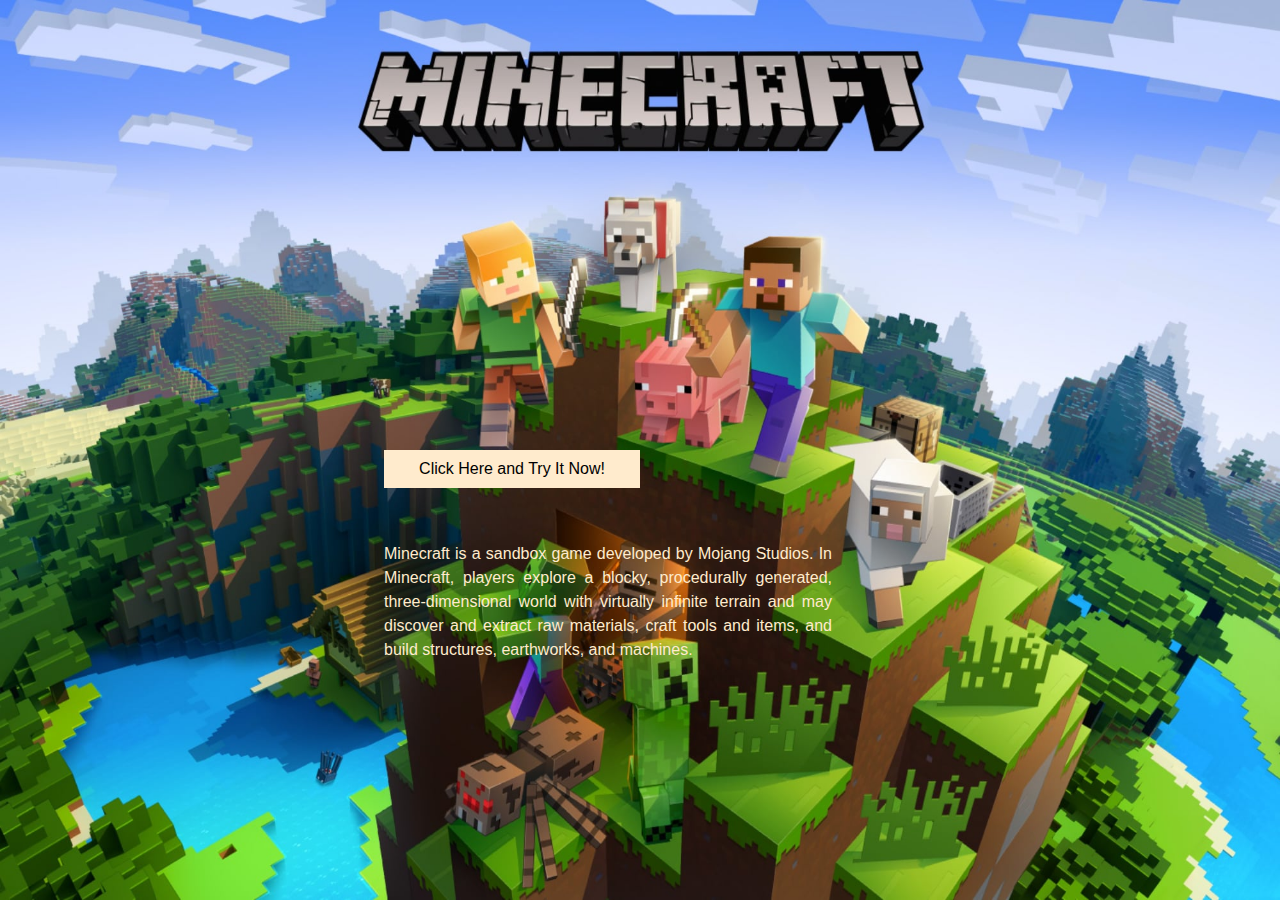
<file: index.html>
<!DOCTYPE html>
<html lang="en">
<head>
    <meta charset="UTF-8">
    <meta http-equiv="X-UA-Compatible" content="IE=edge">
    <meta name="viewport" content="width=device-width, initial-scale=1.0">
    <link rel="stylesheet" href="styleWelcome.css">
    <link href="https://fonts.cdnfonts.com/css/minecraft-4" rel="stylesheet">
    <title>Welcome to MINECRAFT</title>
    
</head>
<body>
<img src="assets/pictures/minecraft-page-2-image.jpg" alt="mincraft_picture">
<a class="cube" id = 'start' href="page2.html">Click Here and Try It Now!</a>
<p class="cube">
    Minecraft is a sandbox game developed by Mojang Studios. In Minecraft, players explore a blocky, procedurally generated, three-dimensional world with virtually infinite terrain
    and may discover and extract raw materials, craft tools and items, and build structures, earthworks, and machines.
</p>
</body>
</html>
</file>
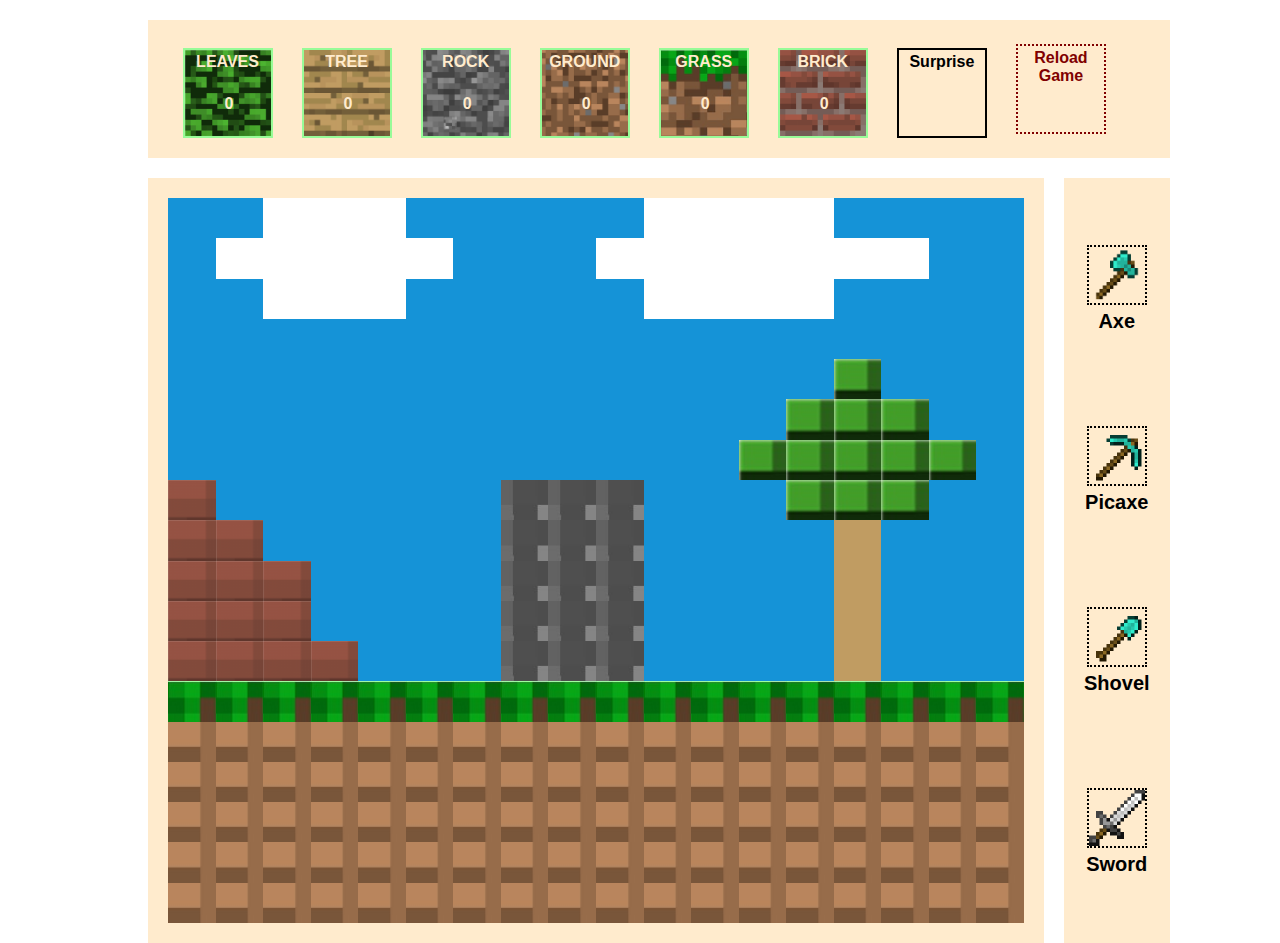
<file: page2.html>
<!DOCTYPE html>
<html lang="en">
<head>
    <meta charset="UTF-8">
    <meta http-equiv="X-UA-Compatible" content="IE=edge">
    <meta name="viewport" content="width=device-width, initial-scale=1.0">
    <title>Play The Game!</title>
    <script src="game.js" defer></script>
    <link rel="stylesheet" href="Game.css">
</head>
<body>
    <div></div>
    <main>
        <div class="mainContainer">
            <!-- The upper Menu -->
            <div class="sub__container upper__menu__row">
                <div>
                    <button class="btn__upper__menu " id="btn__leaves">
                        <p class="button__text">LEAVES</p>
                        <p class="button__number" id="number_leaves">0</p>
                    </button>
                </div>
                <div>
                    <button class="btn__upper__menu" id="btn__tree">
                        <p class="button__text">TREE</p>
                        <p class="button__number" id="number_tree">0</p>
                    </button>
                </div>
                <div>
                    <button class="btn__upper__menu" id="btn__rock">
                        <p class="button__text">ROCK</p>
                        <p class="button__number" id="number_rock">0</p>
                    </button>
                </div>
                <div>
                    <button class="btn__upper__menu" id="btn__ground">
                        <p class="button__text">GROUND</p>
                        <p class="button__number" id="number_ground">0</p>
                    </button>
                </div>
                <div>
                    <button class="btn__upper__menu" id="btn__grass">
                        <p class="button__text">GRASS</p>
                        <p class="button__number" id="number_grass">0</p>
                    </button>
                </div>
                <div>
                    <button class="btn__upper__menu" id="btn__brick">
                        <p class="button__text">BRICK</p>
                        <p class="button__number" id="number_brick">0</p>
                    </button>
                </div>
                <div>
                    <button class="btn__surprise">
                        <p class="button__text__surprise">Surprise</p>
                        
                    </button>
                </div>
                <div>
                    <button class="btn__reload">
                        <p class="button__text__reload">Reload Game</p>
                    </button>
                </div>

                <div>
                    <!-- <button class="btn__surprise">
                        <p class="button__text__surprise">Surprise</p>
                    </button>
                </div>
                <div>
                    <button class="btn__reload">
                        <p class="button__text__reload">Reload Game</p>
                    </button> -->
                </div>
               

                <!-- <div class="box1">18</div> -->
            </div>
            <!-- The Central Menu  -->
            <div class="sub__container central_container">


            </div>

            <!-- The Right Menu -->
            <div class="sub__container right__menu__container">
                <div>
                    <button class="btn__right__menu" id="btn__axe"></button>
                    <p class="button__right__menu__text">Axe</p>
                </div>
                <div>
                    <button class="btn__right__menu" id="btn__picaxe"></button>
                    <p class="button__right__menu__text">Picaxe</p>
                </div>
                <div>
                    <button class="btn__right__menu" id="btn__shovel"></button>
                    <p class="button__right__menu__text">Shovel</p>
                </div>
                <div>
                    <button class="btn__right__menu" id="btn__sword"></button>
                    <p class="button__right__menu__text">Sword</p>
                </div>

            </div>
        </div>

        <!--the Earth ingredients -->
        <!-- <div class="earth_ingredients">
        <div><img src="assets/pictures/big/brick.jpeg" alt="brick" class="brick"></div>
        <div><img src="assets/pictures/big/grassWithGround.jpeg" alt="grass" class="grass"></div>
        <div><img src="assets/pictures/big/ground.jpeg" alt="ground" class="ground"></div>
        <div><img src="assets/pictures/big/Red-Brick-Block-300x300.png" alt="rock" class="rock"></div>
        <div><img src="assets/pictures/big/treeBrown.jpeg" alt="tree" class="tree"></div>
        <div><img src="assets/pictures/big/treeGreen.jpeg" alt="leaves" class="leaves"></div>
        </div> -->
<!-- <div class="pokemon__menu"></div> -->
        
    </main>

    
    
</body>
</html>
</file>
<file: styleWelcome.css>
@import url('https://fonts.cdnfonts.com/css/minecraft-4');

* {
    padding: 0;
    margin: 0;
    box-sizing: border-box;
}

body {
    position: relative;
}

img {
    position: absolute;
    width: 100vw;
    height: 100vh;
    z-index: -1;
}

#start {
    display: block;
    padding: 10px;
    color: black;
    background-color: blanchedalmond;
    position: absolute;
    top: 50vh;
    left: 30vw;
    z-index: 0;
    text-align: center;
}

#start:hover {
    color: white;
    background-color: #d2c961;
}

#start:active {
    background-color: #635b06;
}

.cube {
    font-size: 1rem;
    font-family: 'Minecraft', sans-serif;
    color: blanchedalmond;
    text-decoration: none;
    width: 20vw;
    text-align: justify;
}


p.cube {
    display: block;
    width: 35vw;
    position: absolute;
    top: 58vh;
    left: 30vw;
    line-height: 1.5rem;
    padding: 20px 0;
}

@media (max-width: 768px) {


    p.cube {
        overflow: auto;
        width: 35vw;
        height: 35vh;
        color: blanchedalmond;
        position: absolute;
        top: 60vh;
    }

    #start {
        width: 35vw;
    }


}
</file>
<file: Game.css>
* {
    padding: 0;
    margin: 0;
    box-sizing: border-box;
}

/* The main and sub containers */
.mainContainer {
    display: grid;
    grid-template-columns: repeat(18, auto);
    grid-template-rows: repeat(10, auto);
    width: 80vw;
    height: 100vh;
    padding: 20px;
    gap: 20px;
    background: white;
    position: absolute;
    left: 10vw;
}

.sub__container {
    background: blanchedalmond;
    justify-content: center;
    align-items: center;
    text-align: center;
    padding: 20px;
    font-size: 30px;
}

/* The Upper Menu */
.upper__menu__row {
    display: flex;
    justify-content: space-around;
    grid-area: 1 / 1 / 1 / 19;
}

.btn__upper__menu {
    position: relative;
    height: 90px;
    width: 90px;
    border: 2px solid palegreen;
    cursor: pointer;
}


.button__text {
    font-family: Arial, Helvetica, sans-serif;
    font-size: 16px;
    color: blanchedalmond;
    font-weight: bold;
    height: 80px;

}

.button__number {
    font-family: Arial, Helvetica, sans-serif;
    font-size: 16px;
    color: blanchedalmond;
    font-weight: bold;
    position: absolute;
    left: 40px;
    top: 45px;
}

.btn__surprise {
    position: relative;
    height: 90px;
    width: 90px;
    background-color: inherit;
    border: 2px solid black;
    cursor: pointer;
    z-index: 1;
}

.button__text__surprise {
    font-family: Arial, Helvetica, sans-serif;
    font-size: 16px;
    color: black;
    font-weight: bold;
    height: 80px;
    z-index: 1;

}

.btn__reload {

    position: relative;
    height: 90px;
    width: 90px;
    background-color: inherit;

    border: 2px dotted maroon;
    cursor: pointer;
}

.button__text__reload {
    font-family: Arial, Helvetica, sans-serif;
    font-size: 16px;
    color: maroon;
    font-weight: bold;
    height: 80px;

}

#btn__leaves {
    background-image: url('assets/pictures/big/treeGreen.jpeg');
    background-size: cover;
    background-repeat: no-repeat;
    background-position: center;
}

#btn__tree {
    background-image: url('assets/pictures/big/treeBrown.jpeg');
    background-size: cover;
    background-repeat: no-repeat;
    background-position: center;
}

#btn__rock {
    background-image: url(assets/pictures/big/brick.jpeg);
    background-size: cover;
    background-repeat: no-repeat;
    background-position: center;
}

#btn__ground {
    background-image: url('assets/pictures/big/ground.jpeg');
    background-size: contain;
    background-repeat: no-repeat;
    background-position: center;
}

#btn__grass {
    background-image: url('assets/pictures/big/grassWithGround.jpeg');
    background-size: cover;
    background-repeat: no-repeat;
    background-position: center;
}

#btn__brick {
    background-image: url('assets/pictures/big/Red-Brick-Block-300x300.png');
    background-size: cover;
    background-repeat: no-repeat;
    background-position: center;
}




/* The Right Menu */


.right__menu__container {
    grid-area: 2 / 17 / 11 / 19;
    display: flex;
    flex-direction: column;
    align-items: center;
    justify-content: space-around;

}

.right__menu__column {
    display: flex;
    flex-direction: column;
    align-items: center;
    justify-content: space-around;
}

.btn__right__menu {
    background-size: cover;
    background-repeat: no-repeat;
    background-position: center;
    height: 60px;
    width: 60px;
    background-color: inherit;
    border: 2px dotted black;
    cursor: pointer;
}

.button__right__menu__text {
    font-family: Arial, Helvetica, sans-serif;
    font-size: 20px;
    font-weight: 600;
    left: 12px;
    top: 58px;
}

#btn__axe {
    background-image: url('assets/pictures/little/axe2..png');
    background-size: cover;
    background-repeat: no-repeat;
    background-position: center;


}

#btn__picaxe {
    background-image: url('assets/pictures/little/pickaxe2.png');
    background-size: cover;
    background-repeat: no-repeat;
    background-position: center;
}

#btn__shovel {
    background-image: url('assets/pictures/little/shovel2.png');
    background-size: cover;
    background-repeat: no-repeat;
    background-position: center;
}

#btn__sword {
    background-image: url('assets/pictures/little/sword.png');
    background-size: cover;
    background-repeat: no-repeat;
    background-position: center;
}

/* The Central Container */

.central_container {
    grid-area: 2 / 1 / 11 / 17;
    width: 70vw;
    height: 85vh;
    display: grid;
    grid-template-columns: repeat(18, 1fr);
    grid-template-rows: repeat(18, 1fr);

}


/*the hidden Earth ingredients */
.rock,
.brick,
.grass,
.ground,
.tree,
.leaves {
    height: 100%;
    background-size: cover;
    background-repeat: no-repeat;
    background-position: center;
}

/* The Earth and Pokemon elements */

.rock {
    background: url('assets/pictures/big/brick.jpeg');
}

.brick {
    background: url('assets/pictures/big/Red-Brick-Block-300x300.png');
}

.grass {
    background: url('assets/pictures/big/grassWithGround.jpeg');
}

.ground {
    background: url('assets/pictures/big/ground.jpeg');
}

.tree {
    background: url('assets/pictures/big/treeBrown.jpeg');
}

.leaves {

    background: url('assets/pictures/big/treeGreen.jpeg')
}

.cloud {
    height: 100%;
    background-color: rgb(255, 255, 255);
}

.sky {
    height: 100%;
    background-color: rgb(21, 147, 215);
}

/* .pokemon__menu {
    height: 100px;
    display: none;


} */

.fit_pokemon {
    position: absolute;
    bottom: 0px;
}

.pokemon1 {
    width: 100%;
    height: 100%;
    background: url(assets/pictures/pokemon-1.jpg);
    background-size: cover;
    background-position: center;
    z-index: 2;
}

.pokemon2 {
    width: 100%;
    height: 100%;
    background: url(assets/pictures/pokemon-2.jpg);
    background-size: cover;
    background-position: center;
    z-index: 2;
}

.pokemon3 {
    width: 100%;
    height: 100%;
    background: url(assets/pictures/pokemon-3.png);
    background-size: cover;
    background-position: center;
    z-index: 2;
}

.pokemon4 {
    width: 100%;
    height: 100%;
    background: url(assets/pictures/pokemon-4.jpg);
    background-size: cover;
    background-position: center;
    z-index: 2;
}

.pokemon5 {
    width: 100%;
    height: 100%;
    background: url(assets/pictures/pokemon-5.jfif);
    background-size: cover;
    background-position: center;
    z-index: 2;
}

.pokemon6 {
    width: 100%;
    height: 100%;
    background: url(assets/pictures/pokemon-6.png);
    background-size: cover;
    background-position: center;
    z-index: 2;
}

.pokemon7 {
    width: 100%;
    height: 100%;
    background: url(assets/pictures/pokemon-7.jpg);
    background-size: cover;
    background-position: center;
    z-index: 2;
}

/* Changing borders of upper menu's buttons */
.redBorder {
    border: 2px red solid;
}

/* red background color function */
.blue {
    /* height: 100%; */
    background-color: blue;
}

.red {
    /* height: 100%; */
    background-color: red;
}

.inherit {
    height: 100%;
    background-color: inherit;
}
</file>
